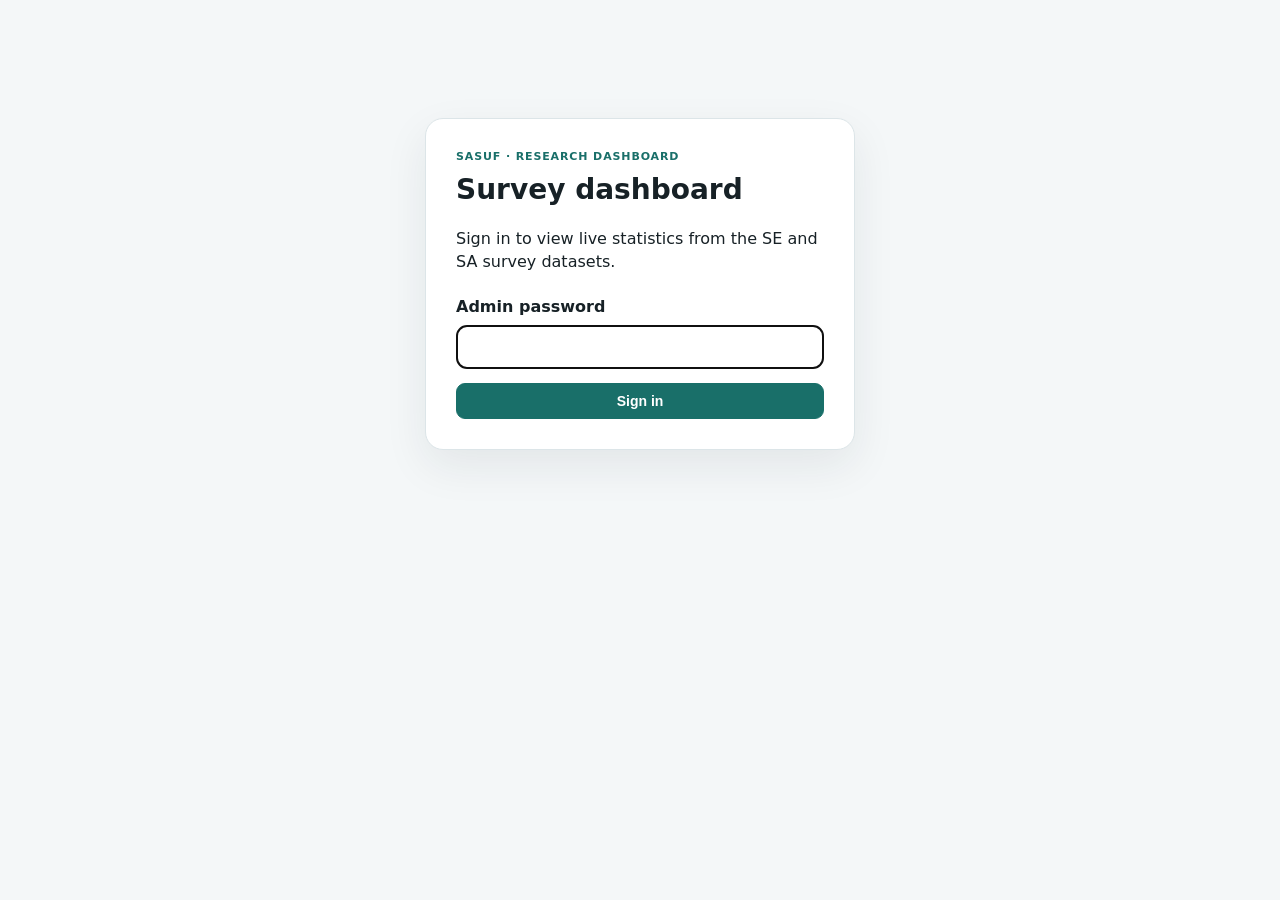
<file: admin/index.html>
<!doctype html>
<html lang="en">
<head>
  <meta charset="utf-8"><meta name="viewport" content="width=device-width,initial-scale=1"><meta name="robots" content="noindex,nofollow,noarchive">
  <title>SASUF survey dashboard</title><link rel="stylesheet" href="admin.css?v=16">
</head>
<body><main class="shell">
  <section id="loginView" class="login-card">
    <div class="eyebrow">SASUF · Research dashboard</div><h1>Survey dashboard</h1><p>Sign in to view live statistics from the SE and SA survey datasets.</p>
    <form id="loginForm"><label for="password">Admin password</label><input id="password" name="password" type="password" autocomplete="current-password" required autofocus><button type="submit" class="button primary">Sign in</button><p id="loginError" class="error" hidden></p></form>
  </section>

  <section id="dashboardView" hidden>
    <header class="topbar"><div><div class="eyebrow">SASUF · Research dashboard</div><h1 id="pageTitle">Survey dashboard</h1><p class="muted">Live descriptive statistics from the current v16 MySQL research dataset.</p></div><div class="actions"><button id="refreshBtn" class="button">Refresh</button><button id="logoutBtn" class="button ghost">Log out</button></div></header>
    <nav class="tabs" aria-label="Dataset"><button class="tab active" data-site="ALL">Combined</button><button class="tab" data-site="SE">SE</button><button class="tab" data-site="SA">SA</button></nav>
    <div class="quality-toolbar"><label for="qualityFilter">Data quality</label><select id="qualityFilter"><option value="ALL">All responses</option><option value="CLEAN">Hide flagged responses</option><option value="FLAGGED">Flagged responses only</option></select><span class="muted">Flags are review indicators, not automatic deletions.</span></div>
    <div class="export-actions"><button id="exportFlatBtn" class="button">Download analysis CSV</button><button id="exportRawBtn" class="button">Download raw JSON CSV</button></div>
    <div id="statusMessage" class="status" hidden></div>

    <section class="kpi-grid">
      <article class="card kpi"><span>Responses shown</span><strong id="kpiShown">—</strong><small id="kpiShownSub">—</small></article>
      <article class="card kpi"><span>Sweden</span><strong id="kpiSE">—</strong><small>submitted responses</small></article>
      <article class="card kpi"><span>South Africa</span><strong id="kpiSA">—</strong><small>submitted responses</small></article>
      <article class="card kpi"><span>Avg. active completion time</span><strong id="kpiTime">—</strong><small id="kpiLatest">median: —</small></article>
    </section>

    <section class="section"><h2>Data-quality review</h2><p class="muted section-note">Conservative non-reactive checks flag responses for review. A flag does not prove that a response is invalid.</p><div class="quality-summary-grid"><article class="card"><h3>Flagged</h3><strong id="qualityFlagged">—</strong><p id="qualityFlaggedSub" class="muted quality-copy">—</p></article><article class="card"><h3>Timing coverage</h3><strong id="qualityTiming">—</strong><p id="qualityTimingSub" class="muted quality-copy">—</p></article><article class="card"><h3>Median active time</h3><strong id="qualityMedian">—</strong><p id="qualityMedianSub" class="muted quality-copy">—</p></article></div><article class="card quality-reasons-card"><h3>Flag reasons</h3><div id="qualityReasons"></div><p class="muted quality-method">Checks: active time under 5 min; after ≥20 timed responses/site, under one-third of the site median; median scenario-page active time under 12 s; extreme straightlining/repetition across scenario ratings; and exact duplicate structured response patterns.</p></article></section>

    <section class="section"><h2>Participant profile</h2><div class="three-col"><article class="card"><h3>Institution</h3><div id="institutions"></div></article><article class="card"><h3>Study level</h3><div id="studyLevels"></div></article><article class="card"><h3>Field of study</h3><div id="disciplines"></div></article><article class="card"><h3>Age</h3><div id="ageSummary"></div></article><article class="card"><h3>Gender</h3><div id="genders"></div></article><article class="card"><h3>Programme language is first/home language</h3><div id="programmeLanguageFirst"></div></article></div></section>

    <section class="section"><h2>Current GenAI practice</h2><div class="two-col"><article class="card"><h3>Use frequency</h3><div id="useFrequency"></div></article><article class="card"><h3>Purposes of use</h3><div id="purposes"></div></article><article class="card"><h3>Formal GenAI training</h3><div id="formalTraining"></div></article><article class="card"><h3>Paid / premium access</h3><div id="paidAccess"></div></article><article class="card"><h3>University-provided GenAI access</h3><div id="institutionalAccess"></div></article><article class="card"><h3>Local / cultural mismatch</h3><div id="localContextMismatch"></div></article></div></section>

    <section class="section"><h2>Baseline 1–7 ratings</h2><p class="muted section-note">Higher values indicate stronger agreement with the statement.</p><article class="card" id="baselineRatings"></article></section>

    <section class="section"><h2>Chosen level of assistance</h2><p class="muted section-note">Distribution of assistance categories. These are categorical choices; no mean assistance score is reported. The categories are not treated as an environmental-impact scale.</p><div class="assistance-key"><span>1 No AI</span><span>2 Conventional</span><span>3 Specialised AI</span><span>4 GenAI</span><span>5 Advanced GenAI</span></div><div class="table-wrap"><table id="assistanceTable"></table></div></section>

    <section class="section"><h2>Scenario ratings</h2><p class="muted section-note">Mean scores on the 1–7 scenario scales. The resource–capability item is a hypothetical trade-off: 1 = prefer simpler/fewer resources, 7 = prefer more capable/more resources.</p><div class="table-wrap"><table id="scenarioTable"></table></div></section>

    <section class="section" id="comparisonSection"><h2>SE vs SA scenario comparison</h2><p class="muted section-note">Percentage choosing general/advanced GenAI, resource–capability trade-off, and perceived meaningful value side by side.</p><div class="table-wrap"><table id="comparisonTable"></table></div></section>

    <section class="section"><h2>What matters to students?</h2><p class="muted section-note">Number of participants selecting each factor in the final decision-factors question.</p><article class="card"><div id="decisionFactors"></div></article></section>

    <section class="section"><h2>Free-text responses</h2><p class="muted section-note">Browse individual open-text answers with limited study context. Participant UUIDs are not shown. Results are shown 25 at a time.</p><div class="free-text-tabs" role="tablist" aria-label="Free-text question"><button class="free-text-tab active" data-free-key="worthUsing" role="tab">Capability justified vs. simpler option <span class="free-count" data-free-count="worthUsing"></span></button><button class="free-text-tab" data-free-key="guidanceWanted" role="tab">University support <span class="free-count" data-free-count="guidanceWanted"></span></button></div><div class="free-text-tools"><label>Search answers<input id="freeTextSearch" type="search" placeholder="Search free-text responses" autocomplete="off"></label><label>Site<select id="freeTextSite"><option value="ALL">All available sites</option></select></label><label>Institution<select id="freeTextInstitution"><option value="ALL">All institutions</option></select></label></div><div id="freeTextSummary" class="free-text-summary" aria-live="polite"></div><div id="freeTextList" class="free-text-list"></div><div class="free-text-pagination"><button id="freeTextPrev" class="button" type="button">Previous</button><span id="freeTextPageInfo" class="muted">Page 1 of 1</span><button id="freeTextNext" class="button" type="button">Next</button></div></section>

    <section class="section"><h2>Recent submissions</h2><p class="muted section-note">Participant UUIDs are not displayed here. Flagged records are marked for review.</p><div class="table-wrap"><table id="recentTable"></table></div></section>
    <footer>Dashboard data is fetched from the protected API at wabisabitech.hk. No database credentials or admin password are stored in GitHub.</footer>
  </section>
</main><script src="config.js?v=16"></script><script src="admin.js?v=16"></script></body></html>
</file>
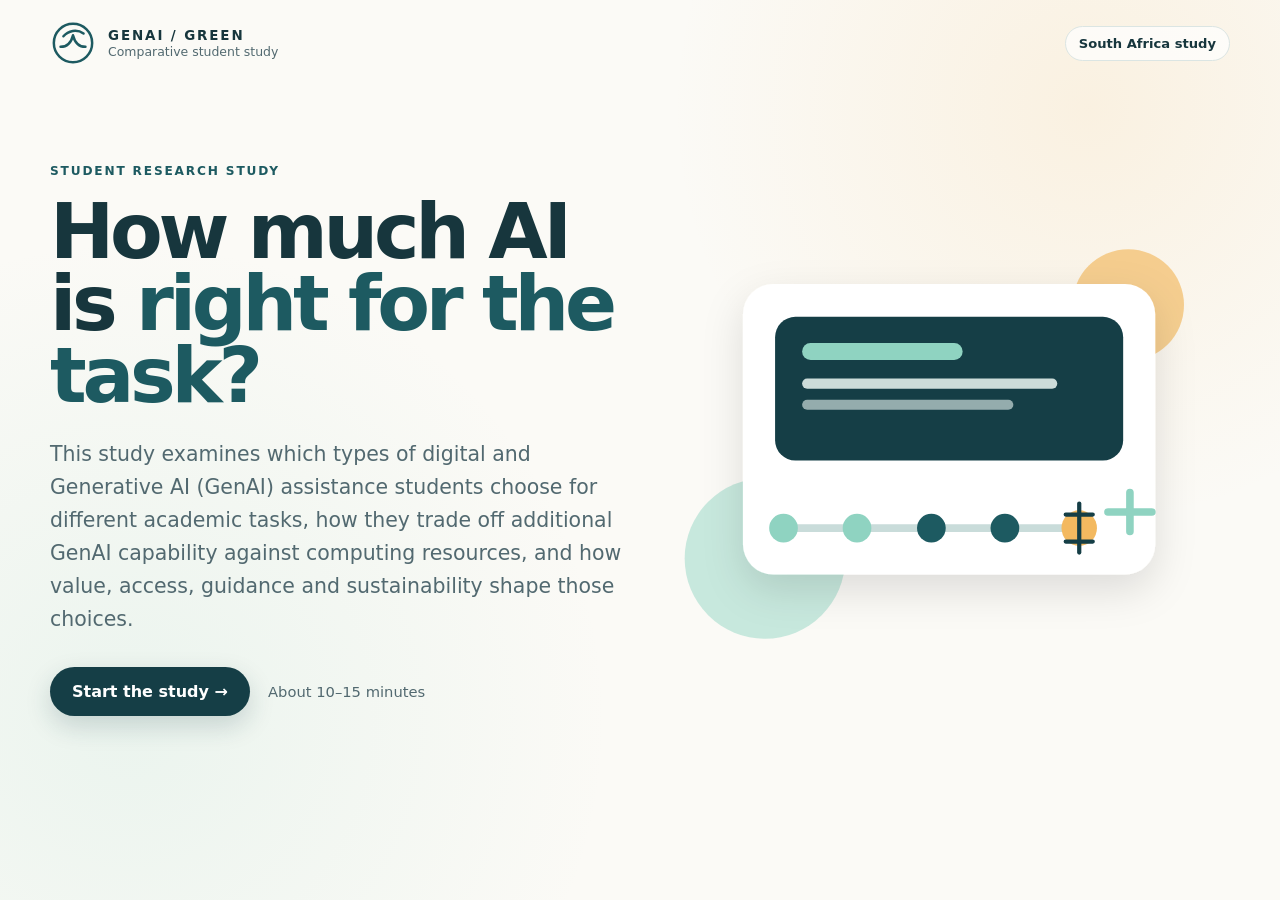
<file: SA/index.html>
<!doctype html>
<html lang="en">
<head>
  <meta charset="utf-8" />
  <meta name="viewport" content="width=device-width, initial-scale=1, viewport-fit=cover" />
  <meta name="theme-color" content="#153e46" />
  <meta name="description" content="Comparative student study of Generative AI use in Sweden and South Africa." />
  <meta name="robots" content="noindex,nofollow,noarchive" />
  <title>Choosing the right level of AI — Student Study</title>
  <link rel="stylesheet" href="../shared/styles.css?v=16" />
</head>
<body>
  <div class="site-shell">
    <header class="topbar">
      <a class="brand" href="#" id="brandHome" aria-label="Study home">
        <span class="brand-mark" aria-hidden="true">
          <svg viewBox="0 0 48 48"><circle cx="24" cy="24" r="20"/><path d="M11 28c7 0 11-4 13-12 2 8 6 12 13 12"/><path d="M14 17c5-6 14-8 21-3"/></svg>
        </span>
        <span class="brand-copy"><strong>GENAI / GREEN</strong><small>Comparative student study</small></span>
      </a>
      <div class="topbar-actions">
        <span class="country-pill" data-site-label>Study site</span>
        <button class="text-button hidden" id="saveExitBtn" type="button">Save &amp; exit</button>
      </div>
    </header>

    <main>
      <section class="hero" id="hero">
        <div class="hero-copy">
          <span class="eyebrow">Student research study</span>
          <h1>How much AI is <em>right for the task?</em></h1>
          <p class="lede">This study examines which types of digital and Generative AI (GenAI) assistance students choose for different academic tasks, how they trade off additional GenAI capability against computing resources, and how value, access, guidance and sustainability shape those choices.</p>
          <div class="hero-actions">
            <button class="primary-button" id="startBtn" type="button">Start the study <span aria-hidden="true">→</span></button>
            <span class="duration">About 10–15 minutes</span>
          </div>
        </div>

        <div class="hero-art" aria-hidden="true">
          <svg viewBox="0 0 660 500">
            <defs><filter id="shadow" x="-30%" y="-30%" width="160%" height="160%"><feDropShadow dx="0" dy="18" stdDeviation="24" flood-opacity=".12"/></filter></defs>
            <circle cx="540" cy="90" r="66" class="sun"/><circle cx="110" cy="390" r="95" class="mint-blob"/>
            <rect x="84" y="65" width="488" height="344" rx="36" class="art-card" filter="url(#shadow)"/>
            <rect x="122" y="104" width="412" height="170" rx="24" class="art-screen"/>
            <rect x="154" y="135" width="190" height="20" rx="10" class="art-line strong"/>
            <rect x="154" y="177" width="302" height="12" rx="6" class="art-line"/>
            <rect x="154" y="202" width="250" height="12" rx="6" class="art-line faint"/>
            <g transform="translate(132 318)">
              <path d="M0 36h350" class="base-line thin"/>
              <circle cx="0" cy="36" r="17" class="node secondary"/><circle cx="87" cy="36" r="17" class="node secondary"/>
              <circle cx="175" cy="36" r="17" class="node"/><circle cx="262" cy="36" r="17" class="node"/><circle cx="350" cy="36" r="21" class="node accent"/>
              <path d="M350 7v58" class="art-stroke small"/><path d="M334 20h32M334 52h32" class="art-stroke small"/>
            </g>
            <g transform="translate(516 312)"><path d="M0 23h52M26 0v46" class="plus"/></g>
          </svg>
        </div>
      </section>

      <section class="study-panel hidden" id="studyPanel" aria-live="polite">
        <div class="progress-wrap">
          <div class="progress-copy"><span id="progressLabel">Step 1</span><span id="progressPercent">0%</span></div>
          <div class="progress-track" aria-hidden="true"><div class="progress-bar" id="progressBar"></div></div>
        </div>
        <div id="screen"></div>
      </section>
    </main>
</div>

  <script src="config.js?v=16"></script>
  <script src="../shared/app.js?v=18"></script>
</body>
</html>
</file>
<file: admin/admin.css>
:root{--bg:#f4f7f8;--card:#fff;--ink:#172126;--muted:#66747b;--line:#dce5e8;--accent:#196f69;--accent-soft:#dff2ef;--danger:#8b2525;--danger-bg:#fff0f0;--se:#245b8a;--sa:#8b4c71}*{box-sizing:border-box}body{margin:0;background:var(--bg);font-family:Inter,ui-sans-serif,system-ui,-apple-system,BlinkMacSystemFont,"Segoe UI",sans-serif;color:var(--ink);line-height:1.45}.shell{max-width:1280px;margin:0 auto;padding:28px 22px 60px}.login-card{max-width:430px;margin:10vh auto;background:#fff;border:1px solid var(--line);border-radius:18px;padding:30px;box-shadow:0 16px 44px rgba(20,40,50,.08)}.eyebrow{text-transform:uppercase;letter-spacing:.08em;font-size:11px;font-weight:800;color:var(--accent)}h1{font-size:28px;margin:5px 0}h2{font-size:19px;margin:0 0 12px}h3{font-size:14px;margin:0 0 10px}.muted{color:var(--muted)}label{display:block;font-weight:750;margin:22px 0 7px}input{width:100%;padding:12px 13px;border:1px solid #cbd7da;border-radius:10px;font-size:16px;background:#fff;color:var(--ink)}.button{display:inline-flex;align-items:center;justify-content:center;padding:9px 13px;border-radius:9px;border:1px solid var(--line);background:#fff;color:var(--ink);font-weight:700;font-size:14px;cursor:pointer}.button.primary{width:100%;margin-top:14px;background:var(--accent);border-color:var(--accent);color:#fff}.button.ghost{background:transparent}.button:hover{border-color:#9fb1b6}.error{background:var(--danger-bg);border:1px solid #efbcbc;color:var(--danger);padding:9px 11px;border-radius:8px}.topbar{display:flex;align-items:flex-start;justify-content:space-between;gap:18px;margin-bottom:22px}.topbar p{margin:3px 0}.actions{display:flex;gap:9px;flex-wrap:wrap}.tabs{display:flex;gap:8px;flex-wrap:wrap;margin-bottom:18px}.tab{padding:9px 14px;border:1px solid var(--line);border-radius:9px;background:#fff;color:var(--ink);font-weight:750;cursor:pointer}.tab.active{background:var(--ink);border-color:var(--ink);color:#fff}.status{margin-bottom:15px;padding:10px 12px;border:1px solid var(--line);border-radius:10px;background:#fff}.status.error{background:var(--danger-bg);border-color:#efbcbc;color:var(--danger)}.kpi-grid{display:grid;grid-template-columns:repeat(4,1fr);gap:14px;margin-bottom:18px}.card{background:var(--card);border:1px solid var(--line);border-radius:14px;padding:18px;box-shadow:0 2px 7px rgba(30,50,60,.035)}.kpi span{display:block;color:var(--muted);font-size:13px;font-weight:700}.kpi strong{display:block;font-size:30px;margin-top:5px}.kpi small{display:block;color:var(--muted);margin-top:4px}.section{margin-top:20px}.section-note{font-size:13px;margin:-6px 0 12px}.two-col{display:grid;grid-template-columns:1fr 1fr;gap:14px}.three-col{display:grid;grid-template-columns:repeat(3,1fr);gap:14px}.bar-row{display:grid;grid-template-columns:minmax(130px,1.5fr) minmax(100px,3fr) 48px;gap:10px;align-items:center;margin:9px 0;font-size:13px}.bar-label{overflow:hidden;text-overflow:ellipsis;white-space:nowrap}.bar-track,.score-track{height:11px;background:#edf2f3;border-radius:999px;overflow:hidden}.bar-fill,.score-fill{height:100%;background:var(--accent);border-radius:999px}.bar-count,.score{text-align:right;color:var(--muted);font-variant-numeric:tabular-nums}.metric-row{display:grid;grid-template-columns:minmax(190px,2fr) 1fr 50px;gap:10px;align-items:center;margin:12px 0}.score{font-weight:800;color:var(--ink)}.table-wrap{overflow:auto;border:1px solid var(--line);border-radius:12px;background:#fff}table{border-collapse:collapse;width:100%;min-width:900px}th,td{padding:10px 11px;border-bottom:1px solid #e8eef0;text-align:left;font-size:13px;white-space:nowrap}th{background:#f8fafb;font-size:12px;text-transform:uppercase;letter-spacing:.03em;color:#5f6c72}td.num{text-align:center;font-variant-numeric:tabular-nums}.site-badge{display:inline-flex;padding:3px 7px;border-radius:999px;font-size:11px;font-weight:800}.site-SE{background:#e2eef9;color:#204f79}.site-SA{background:#f5e7ef;color:#773e60}.empty{color:var(--muted);font-style:italic}footer{margin-top:28px;color:var(--muted);font-size:12px}@media(max-width:900px){.kpi-grid{grid-template-columns:repeat(2,1fr)}.two-col,.three-col{grid-template-columns:1fr}.topbar{flex-direction:column}}@media(max-width:520px){.shell{padding:18px 12px 40px}.kpi-grid{grid-template-columns:1fr}h1{font-size:24px}}
.assistance-key{display:flex;gap:8px;flex-wrap:wrap;margin:10px 0 14px}.assistance-key span{background:#eef3f4;border-radius:999px;padding:5px 8px;font-size:12px;color:var(--muted)}.mini-dist{display:flex;gap:3px;min-width:160px;height:12px}.mini-dist span{display:block;height:100%;background:var(--accent);opacity:.22}.mini-dist span:nth-child(2){opacity:.35}.mini-dist span:nth-child(3){opacity:.5}.mini-dist span:nth-child(4){opacity:.7}.mini-dist span:nth-child(5){opacity:.95}.export-actions{display:flex;gap:8px;flex-wrap:wrap}.table-wrap{-webkit-overflow-scrolling:touch}.section h2{scroll-margin-top:12px}@media(max-width:620px){.actions,.export-actions{width:100%}.actions .button,.export-actions .button{flex:1;min-height:44px}.bar-row{grid-template-columns:minmax(100px,1.2fr) minmax(80px,2fr) 40px}.metric-row{grid-template-columns:1fr 70px 44px}.login-card{margin:5vh auto;padding:22px}.tabs .tab{flex:1;min-height:44px}}
.age-stats{display:grid;grid-template-columns:repeat(2,minmax(0,1fr));gap:10px}
.age-stats>div{padding:10px 12px;border:1px solid var(--line);border-radius:10px;background:#fafcfc}
.age-stats span{display:block;font-size:.76rem;color:var(--muted);margin-bottom:3px}.age-stats strong{font-size:1.05rem}

.free-text-tabs{display:flex;gap:8px;flex-wrap:wrap;margin:0 0 14px}.free-text-tab{padding:9px 12px;border:1px solid var(--line);border-radius:999px;background:#fff;color:var(--ink);font-weight:750;cursor:pointer}.free-text-tab.active{background:var(--accent);border-color:var(--accent);color:#fff}.free-count{display:inline-flex;min-width:22px;justify-content:center;margin-left:5px;padding:1px 6px;border-radius:999px;background:rgba(0,0,0,.07);font-size:11px}.free-text-tab.active .free-count{background:rgba(255,255,255,.22)}.free-text-list{display:grid;gap:12px}.free-text-card{background:#fff;border:1px solid var(--line);border-radius:13px;padding:15px 16px}.free-text-meta{display:flex;gap:7px;align-items:center;flex-wrap:wrap;margin-bottom:9px;color:var(--muted);font-size:12px}.free-text-meta .meta-sep{color:#b1bcc0}.free-text-body{margin:0;white-space:pre-wrap;overflow-wrap:anywhere;line-height:1.58}.free-text-empty{padding:20px;border:1px dashed var(--line);border-radius:12px;color:var(--muted);background:#fafcfc}@media(max-width:620px){.free-text-tabs{display:grid;grid-template-columns:1fr}.free-text-tab{text-align:left;border-radius:10px;min-height:44px}}

.free-text-tools{display:grid;grid-template-columns:minmax(240px,2fr) minmax(150px,1fr) minmax(190px,1.2fr);gap:10px;margin:0 0 10px;align-items:end}.free-text-tools label{margin:0;font-size:12px;color:var(--muted);font-weight:750}.free-text-tools input,.free-text-tools select{width:100%;margin-top:5px;min-height:42px;padding:9px 10px;border:1px solid #cbd7da;border-radius:9px;background:#fff;color:var(--ink);font:inherit}.free-text-summary{min-height:22px;margin:0 0 10px;color:var(--muted);font-size:12px}.free-text-pagination{display:flex;justify-content:center;align-items:center;gap:12px;margin-top:14px}.free-text-pagination .button:disabled{opacity:.45;cursor:not-allowed}@media(max-width:760px){.free-text-tools{grid-template-columns:1fr 1fr}.free-text-tools label:first-child{grid-column:1/-1}}@media(max-width:520px){.free-text-tools{grid-template-columns:1fr}.free-text-tools label:first-child{grid-column:auto}.free-text-pagination{justify-content:space-between}.free-text-pagination .button{min-height:44px}}

.quality-toolbar{display:flex;gap:10px;align-items:center;flex-wrap:wrap;margin:0 0 12px}.quality-toolbar label{margin:0;font-size:13px}.quality-toolbar select{min-height:40px;padding:8px 10px;border:1px solid #cbd7da;border-radius:9px;background:#fff;color:var(--ink);font:inherit}.quality-summary-grid{display:grid;grid-template-columns:repeat(3,1fr);gap:14px}.quality-summary-grid strong{display:block;font-size:24px;margin-top:5px}.quality-copy{margin:5px 0 0;font-size:12px}.quality-reasons-card{margin-top:14px}.quality-method{font-size:12px;margin:12px 0 0}.quality-badge{display:inline-flex;align-items:center;padding:3px 7px;border-radius:999px;font-size:11px;font-weight:800}.quality-badge.clean{background:#e7f6ee;color:#2e6a46}.quality-badge.flagged{background:#fff0dc;color:#88550f}@media(max-width:760px){.quality-summary-grid{grid-template-columns:1fr}.quality-toolbar{align-items:stretch}.quality-toolbar select{width:100%}}
</file>
<file: shared/styles.css>
:root {
  --ink:#17363d; --ink-soft:#526970; --teal:#1d5a61; --teal-dark:#153e46; --mint:#8fd3c1; --mint-light:#e6f5f0;
  --sand:#f3b960; --sand-light:#fff4df; --paper:#fbfaf6; --white:#fff; --line:#dbe5e3; --danger:#9f3b3b; --success:#2f725f;
  --shadow:0 18px 55px rgba(18,55,61,.11); --radius-xl:32px; --radius-lg:22px; --radius-md:14px;
}
*{box-sizing:border-box} html{scroll-behavior:smooth} body{margin:0;min-height:100vh;font-family:Inter,ui-sans-serif,system-ui,-apple-system,BlinkMacSystemFont,"Segoe UI",sans-serif;color:var(--ink);background:radial-gradient(circle at 85% 12%,rgba(243,185,96,.14),transparent 26rem),radial-gradient(circle at 10% 80%,rgba(143,211,193,.15),transparent 30rem),var(--paper);-webkit-text-size-adjust:100%}
button,input,select,textarea{font:inherit} button{cursor:pointer} a{color:var(--teal)} .site-shell{min-height:100vh;display:flex;flex-direction:column}
.topbar{width:min(1180px,calc(100% - 40px));margin:0 auto;min-height:86px;display:flex;align-items:center;justify-content:space-between;gap:20px}.brand{display:inline-flex;align-items:center;gap:12px;color:var(--ink);text-decoration:none}.brand-mark{width:46px;height:46px;display:grid;place-items:center;flex:0 0 auto}.brand-mark svg{width:46px;height:46px;fill:none;stroke:var(--teal);stroke-width:2.6;stroke-linecap:round;stroke-linejoin:round}.brand-copy{display:grid;gap:1px}.brand-copy strong{font-size:.84rem;letter-spacing:.14em}.brand-copy small{color:var(--ink-soft);font-size:.78rem}.topbar-actions{display:flex;align-items:center;gap:12px}.country-pill{border:1px solid var(--line);background:rgba(255,255,255,.72);border-radius:999px;padding:9px 13px;font-size:.82rem;font-weight:700}.text-button{border:0;background:transparent;color:var(--teal);font-weight:750;padding:11px 10px;min-height:44px}.text-button:hover{text-decoration:underline}
main{flex:1}.hero{width:min(1180px,calc(100% - 40px));margin:44px auto 88px;display:grid;grid-template-columns:1.02fr .98fr;gap:42px;align-items:center}.hero-copy{padding:30px 0 38px}.eyebrow{display:inline-block;text-transform:uppercase;letter-spacing:.15em;font-size:.76rem;font-weight:850;color:var(--teal);margin-bottom:18px}h1{margin:0;font-size:clamp(3rem,6vw,5.5rem);line-height:.94;letter-spacing:-.055em;max-width:760px}h1 em{color:var(--teal);font-style:normal}.lede{max-width:680px;margin:25px 0 0;font-size:clamp(1.08rem,2vw,1.28rem);line-height:1.62;color:var(--ink-soft)}.hero-actions{margin-top:30px;display:flex;align-items:center;gap:18px;flex-wrap:wrap}.primary-button,.secondary-button{border-radius:999px;border:0;padding:15px 22px;min-height:48px;font-weight:800;transition:transform .16s ease,box-shadow .16s ease,background .16s ease}.primary-button{background:var(--teal-dark);color:white;box-shadow:0 10px 26px rgba(21,62,70,.18)}.primary-button:hover{transform:translateY(-1px);box-shadow:0 14px 28px rgba(21,62,70,.22)}.primary-button:disabled{opacity:.55;cursor:not-allowed;transform:none;box-shadow:none}.secondary-button{background:var(--white);color:var(--ink);border:1px solid var(--line)}.secondary-button:hover{background:#f5f7f6}.duration{color:var(--ink-soft);font-size:.92rem}.hero-points{display:flex;gap:10px;flex-wrap:wrap;margin-top:32px}.hero-points span{background:rgba(255,255,255,.78);border:1px solid var(--line);border-radius:999px;padding:9px 12px;font-size:.82rem;color:var(--ink-soft)}.hero-points b{color:var(--ink)}.hero-art svg{width:100%;height:auto;overflow:visible}.sun{fill:var(--sand);opacity:.66}.mint-blob{fill:var(--mint);opacity:.48}.art-card{fill:white}.art-screen{fill:var(--teal-dark)}.art-line{fill:#eaf6f2;opacity:.86}.art-line.strong{fill:var(--mint);opacity:1}.art-line.faint{opacity:.6}.node{fill:var(--teal)}.node.secondary{fill:var(--mint)}.node.accent{fill:var(--sand)}.base-line{stroke:#c9dcda;stroke-width:11;stroke-linecap:round}.base-line.thin{stroke-width:9}.art-stroke{fill:none;stroke:var(--teal-dark);stroke-width:7;stroke-linecap:round}.art-stroke.small{stroke-width:5}.plus{fill:none;stroke:var(--mint);stroke-width:9;stroke-linecap:round}
.study-panel{width:min(960px,calc(100% - 32px));margin:30px auto 72px}.progress-wrap{position:sticky;top:0;z-index:10;background:rgba(251,250,246,.94);backdrop-filter:blur(12px);padding:15px 0 12px}.progress-copy{display:flex;justify-content:space-between;gap:12px;font-size:.79rem;font-weight:800;color:var(--ink-soft);margin-bottom:8px}.progress-track{height:7px;background:#e2ebe8;border-radius:999px;overflow:hidden}.progress-bar{height:100%;width:0;background:var(--teal);border-radius:inherit;transition:width .25s ease}
.screen-card{background:rgba(255,255,255,.95);border:1px solid var(--line);box-shadow:var(--shadow);border-radius:var(--radius-xl);padding:clamp(24px,5vw,50px)}.screen-card h2{margin:0 0 14px;font-size:clamp(1.8rem,4vw,2.7rem);letter-spacing:-.035em}.screen-intro{margin:0 0 28px;max-width:760px;color:var(--ink-soft);line-height:1.65}.completion-copy{margin-left:auto;margin-right:auto}.notice{border-radius:var(--radius-md);padding:16px 18px;line-height:1.55;margin:20px 0}.notice.info{background:var(--mint-light);border:1px solid #cae9df}.notice.warning{background:var(--sand-light);border:1px solid #f2d7a9}.field{margin:24px 0}.field>label,.field-label{display:block;font-weight:800;margin-bottom:9px}.field-hint{color:var(--ink-soft);font-size:.9rem;margin:-3px 0 10px;line-height:1.45}.privacy-copy{margin:0;max-width:760px}select,textarea,input[type=text],input[type=password]{width:100%;border:1px solid #cddbd8;border-radius:12px;background:white;color:var(--ink);padding:13px 14px;outline:none;min-height:48px;font-size:16px}select:focus,textarea:focus,input[type=text]:focus,input[type=password]:focus{border-color:var(--teal);box-shadow:0 0 0 3px rgba(29,90,97,.10)}textarea{min-height:120px;resize:vertical;line-height:1.5}.choice-grid{display:grid;grid-template-columns:repeat(2,minmax(0,1fr));gap:10px}.choice,.checkbox-choice{display:flex;align-items:flex-start;gap:11px;padding:13px 14px;min-height:48px;border:1px solid #d7e2df;border-radius:12px;background:white;transition:border .15s ease,background .15s ease}.choice:hover,.checkbox-choice:hover{border-color:#9ec8be;background:#fbfefd}.choice input,.checkbox-choice input{margin-top:3px;accent-color:var(--teal);width:18px;height:18px;flex:0 0 auto}.compact-choices{grid-template-columns:repeat(2,minmax(0,1fr))}.contacts{display:grid;grid-template-columns:repeat(2,minmax(0,1fr));gap:10px}.contact{border:1px solid var(--line);border-radius:12px;padding:13px 14px;background:#fbfdfc;display:grid;gap:3px}.contact span{color:var(--ink-soft);font-size:.86rem}.contact a{font-size:.9rem;overflow-wrap:anywhere}
.range-block{border-top:1px solid #e7edeb;padding:23px 0 7px}.range-block:first-of-type{border-top:0}.range-question{font-weight:760;line-height:1.43;margin-bottom:13px}.range-head{display:grid;grid-template-columns:1fr auto 1fr;gap:10px;align-items:center;color:var(--ink-soft);font-size:.79rem}.range-head span:last-child{text-align:right}.range-output{min-width:92px;text-align:center;padding:6px 9px;border-radius:999px;background:#f1f4f3;color:var(--ink-soft);font-weight:800;font-variant-numeric:tabular-nums}.range-output.answered{background:var(--mint-light);color:var(--teal-dark)}.survey-range,.assistance-range{width:100%;accent-color:var(--teal);margin:16px 0 6px;height:34px;touch-action:pan-y}.survey-range::-webkit-slider-thumb,.assistance-range::-webkit-slider-thumb{width:28px;height:28px}.survey-range::-moz-range-thumb,.assistance-range::-moz-range-thumb{width:28px;height:28px}.range-ticks{display:grid;grid-template-columns:repeat(7,1fr);font-size:.73rem;color:#738489;text-align:center;padding:0 7px}
.assistance-block{margin:25px 0 18px;padding:22px;border:1px solid #cde0dc;border-radius:20px;background:linear-gradient(145deg,#f6fbf9,#fffaf1)}.assistance-title{font-size:1.08rem;font-weight:850;line-height:1.35;margin-bottom:8px}.assistance-range{accent-color:var(--teal-dark);margin-top:18px}.assistance-ticks{display:grid;grid-template-columns:repeat(5,1fr);gap:4px;text-align:center}.assistance-ticks span{display:grid;gap:3px;min-width:0}.assistance-ticks b{font-size:.8rem}.assistance-ticks small{font-size:.68rem;color:var(--ink-soft);line-height:1.15;overflow-wrap:anywhere}.assistance-selected{display:grid;grid-template-columns:46px 1fr;gap:12px;align-items:center;margin-top:18px;padding:14px 15px;border-radius:14px;background:#f1f4f3;color:var(--ink-soft)}.assistance-selected.answered{background:var(--mint-light);color:var(--ink)}.selected-level{width:42px;height:42px;border-radius:50%;display:grid;place-items:center;background:white;border:1px solid #cfe0dc;font-weight:900;font-size:1.12rem}.assistance-selected strong{display:block}.assistance-selected p{margin:3px 0 0;line-height:1.4;font-size:.88rem;color:var(--ink-soft)}.level-guide{margin:18px 0 6px;border:1px solid var(--line);border-radius:14px;background:white;padding:0 14px}.level-guide summary{cursor:pointer;font-weight:800;padding:14px 2px;min-height:48px}.level-guide-grid{display:grid;gap:10px;padding:0 0 12px}.level-guide-grid>div{display:grid;grid-template-columns:32px 1fr;gap:10px;align-items:start}.level-guide-grid p{margin:0;line-height:1.42;font-size:.88rem;color:var(--ink-soft)}.level-number{width:28px;height:28px;border-radius:50%;display:grid;place-items:center;background:var(--mint-light);font-weight:900;color:var(--teal-dark)}.scale-note{font-size:.8rem;color:var(--ink-soft);padding:10px 0 14px;margin:0;border-top:1px solid #edf1ef}.scenario-measures{margin-top:22px}
.actions{display:flex;justify-content:space-between;align-items:center;gap:12px;margin-top:34px}.actions .right{display:flex;gap:10px;margin-left:auto}.validation{margin-top:15px;color:var(--danger);font-weight:700;font-size:.9rem;min-height:1.2em}.scenario-layout{display:grid;grid-template-columns:250px 1fr;gap:30px;align-items:start}.scenario-art{position:sticky;top:82px;border-radius:24px;padding:18px;background:linear-gradient(145deg,#edf7f4,#fff9ee);border:1px solid #dfeae7}.scenario-art svg{display:block;width:100%;height:auto}.scenario-number{display:inline-flex;align-items:center;justify-content:center;min-width:42px;height:34px;padding:0 10px;border-radius:999px;background:var(--teal-dark);color:white;font-size:.82rem;font-weight:850;margin-bottom:12px}.scenario-text{font-size:1.05rem;line-height:1.62;color:var(--ink);margin-bottom:8px}.scenario-question{margin-top:26px}.consent-list{margin:18px 0 26px;padding:0;list-style:none;display:grid;gap:10px}.consent-list li{padding-left:28px;position:relative;color:var(--ink-soft);line-height:1.5}.consent-list li:before{content:"✓";position:absolute;left:0;top:0;width:20px;height:20px;border-radius:50%;display:grid;place-items:center;background:var(--mint-light);color:var(--teal);font-weight:900;font-size:.75rem}.consent-box{border:1px solid #ccdcd8;background:#fbfdfc;border-radius:14px;padding:16px}.completion{text-align:center;padding:22px 0 8px}.completion-icon{margin:0 auto 18px;width:76px;height:76px;border-radius:50%;background:var(--mint-light);display:grid;place-items:center;color:var(--success);font-size:2.3rem;font-weight:900}.completion-code{display:inline-block;margin:15px 0;padding:10px 14px;background:#f2f5f4;border-radius:10px;font-family:ui-monospace,SFMono-Regular,Menlo,monospace;font-size:.85rem;overflow-wrap:anywhere;max-width:100%}.storage-status{margin-top:18px;text-align:left}.hidden{display:none!important}.sr-only{position:absolute;width:1px;height:1px;padding:0;margin:-1px;overflow:hidden;clip:rect(0,0,0,0);white-space:nowrap;border:0}
@media(max-width:860px){.hero{grid-template-columns:1fr;margin-top:18px}.hero-art{max-width:630px;margin:-10px auto 0}.scenario-layout{grid-template-columns:1fr}.scenario-art{position:static;max-width:260px;margin:0 auto 8px}.choice-grid,.contacts{grid-template-columns:1fr}}
@media(max-width:620px){.topbar{width:min(100% - 22px,1180px);min-height:72px}.brand-copy small,.country-pill{display:none}.brand-mark,.brand-mark svg{width:40px;height:40px}.hero{width:min(100% - 26px,1180px);margin:18px auto 52px;gap:10px}.hero-copy{padding-top:14px}.hero-art{margin-top:4px}h1{font-size:clamp(2.6rem,13vw,4rem)}.lede{font-size:1.02rem}.hero-actions{align-items:stretch}.hero-actions .primary-button{width:100%}.duration{text-align:center;width:100%}.study-panel{width:min(100% - 16px,960px);margin-top:8px}.progress-wrap{padding:10px 2px}.screen-card{border-radius:20px;padding:24px 16px;box-shadow:0 10px 32px rgba(18,55,61,.09)}.screen-card h2{font-size:1.85rem}.scenario-art{max-width:210px;padding:10px}.assistance-block{padding:18px 12px;margin-left:-3px;margin-right:-3px}.assistance-ticks small{font-size:.59rem}.assistance-selected{grid-template-columns:40px 1fr;padding:12px}.selected-level{width:38px;height:38px}.range-head{grid-template-columns:1fr auto 1fr;font-size:.7rem}.range-output{min-width:78px;font-size:.78rem}.survey-range,.assistance-range{height:40px;margin-top:12px}.range-ticks{font-size:.68rem}.choice,.checkbox-choice{padding:12px;min-height:48px}.actions{align-items:stretch;flex-wrap:wrap}.actions>.secondary-button{flex:0 0 auto}.actions .right{width:100%;order:-1}.actions .right button{width:100%;flex:1}.contacts{grid-template-columns:1fr}.completion-code{font-size:.74rem}}
@media(max-width:380px){.brand-copy strong{font-size:.72rem}.topbar-actions{gap:4px}.text-button{font-size:.82rem;padding:8px}.screen-card{padding:22px 13px}.assistance-ticks small{font-size:.54rem}.range-head span{max-width:90px}.range-output{min-width:70px;padding:5px}.hero-points span{font-size:.75rem}.scenario-text{font-size:1rem}}
@media(prefers-reduced-motion:reduce){html{scroll-behavior:auto}.primary-button,.progress-bar{transition:none}}
.tradeoff-block{margin:20px 0 8px;padding:20px 18px;border:1px solid #d7e2e0;border-radius:18px;background:#fbfcfc}.tradeoff-title{font-size:1.02rem;font-weight:850;margin-bottom:7px}.tradeoff-prompt{margin:0 0 14px;color:var(--ink-soft);line-height:1.52;font-size:.92rem}.tradeoff-head{display:grid;grid-template-columns:minmax(0,1fr) auto minmax(0,1fr);gap:10px;align-items:center;font-size:.78rem;color:var(--ink-soft)}.tradeoff-head>span:last-child{text-align:right}.tradeoff-head small{font-size:.7rem;line-height:1.2}.tradeoff-anchor{display:grid;grid-template-columns:1fr 1fr 1fr;gap:8px;margin-top:5px;font-size:.68rem;color:#718087}.tradeoff-anchor span:nth-child(2){text-align:center}.tradeoff-anchor span:last-child{text-align:right}.tradeoff-range{accent-color:var(--teal-dark);margin-top:12px}.scenario-card .range-block{padding-top:19px}.scenario-card .range-question{font-size:.95rem}
@media(max-width:620px){.tradeoff-block{padding:17px 12px;margin-left:-3px;margin-right:-3px}.tradeoff-head{font-size:.68rem;gap:6px}.tradeoff-head small{font-size:.62rem}.tradeoff-anchor{font-size:.59rem;gap:4px}.tradeoff-prompt{font-size:.88rem}.scenario-card .range-block{padding-top:17px}.scenario-card .range-question{font-size:.92rem}.level-guide-grid p{font-size:.84rem}}
@media(max-width:390px){.tradeoff-head{grid-template-columns:minmax(0,1fr) 68px minmax(0,1fr)}.tradeoff-anchor span:nth-child(2){display:none}.tradeoff-anchor{grid-template-columns:1fr 1fr}.tradeoff-anchor span:last-child{text-align:right}.assistance-ticks small{font-size:.5rem}.assistance-ticks b{font-size:.72rem}}
.scenario-rating-intro{margin-top:24px;padding:14px 16px;border-radius:14px;background:#f5f8f7;border:1px solid #e1e9e7;display:flex;flex-direction:column;gap:3px}.scenario-rating-intro strong{font-size:.98rem}.scenario-rating-intro span{font-size:.84rem;color:var(--ink-soft);line-height:1.4}
@media(max-width:620px){.scenario-rating-intro{margin-left:-3px;margin-right:-3px;padding:13px 12px}.scenario-card .survey-range{min-height:44px}.scenario-card .range-block{padding-bottom:10px}.scenario-card .tradeoff-block{margin-top:24px}}


/* v11 slider alignment, selected-label feedback, and targeted validation */
.survey-range,.assistance-range{
  --slider-thumb-size:28px;
  -webkit-appearance:none;
  appearance:none;
  display:block;
  width:100%;
  height:40px;
  margin:12px 0 0;
  background:transparent;
  touch-action:pan-y;
  cursor:pointer;
}
.survey-range::-webkit-slider-runnable-track,.assistance-range::-webkit-slider-runnable-track{height:6px;border-radius:999px;background:#d8e3e0}
.survey-range::-moz-range-track,.assistance-range::-moz-range-track{height:6px;border-radius:999px;background:#d8e3e0}
.survey-range::-webkit-slider-thumb,.assistance-range::-webkit-slider-thumb{
  -webkit-appearance:none;appearance:none;width:var(--slider-thumb-size);height:var(--slider-thumb-size);border-radius:50%;
  background:var(--teal);border:3px solid #fff;box-shadow:0 0 0 1px #a9c5bf,0 2px 7px rgba(18,55,61,.18);margin-top:-11px
}
.assistance-range::-webkit-slider-thumb,.tradeoff-range::-webkit-slider-thumb{background:var(--teal-dark)}
.survey-range::-moz-range-thumb,.assistance-range::-moz-range-thumb{
  width:var(--slider-thumb-size);height:var(--slider-thumb-size);border-radius:50%;background:var(--teal);border:3px solid #fff;box-shadow:0 0 0 1px #a9c5bf,0 2px 7px rgba(18,55,61,.18)
}
.assistance-range::-moz-range-thumb,.tradeoff-range::-moz-range-thumb{background:var(--teal-dark)}
.survey-range:focus-visible,.assistance-range:focus-visible{outline:3px solid rgba(29,90,97,.22);outline-offset:3px;border-radius:999px}
.range-ticks,.assistance-ticks{position:relative;height:22px;margin:0;padding:0;font-size:.72rem;color:#738489;text-align:center}
.range-ticks span,.assistance-ticks span{position:absolute;top:1px;transform:translateX(-50%);width:28px;font-variant-numeric:tabular-nums;font-weight:700}
.range-head,.tradeoff-head{display:flex;justify-content:space-between;gap:14px;align-items:flex-end;color:var(--ink-soft);font-size:.79rem}
.range-head span:last-child,.tradeoff-head>span:last-child{text-align:right}
.range-output{display:block;width:fit-content;max-width:100%;min-width:0;margin:7px auto 0;padding:7px 12px;border-radius:999px;background:#f1f4f3;color:var(--ink-soft);font-weight:800;text-align:center;font-variant-numeric:normal;line-height:1.28;white-space:normal}
.range-output.answered{background:var(--mint-light);color:var(--teal-dark)}
.assistance-selected{display:block;margin-top:10px;padding:13px 15px;border-radius:14px;background:#f1f4f3;color:var(--ink-soft)}
.assistance-selected.answered{background:var(--mint-light);color:var(--ink)}
.assistance-selected strong{display:block}.assistance-selected p{margin:3px 0 0;line-height:1.4;font-size:.88rem;color:var(--ink-soft)}
.validation-target{border-color:#c94545!important;box-shadow:0 0 0 3px rgba(201,69,69,.10)!important;border-radius:12px}
.field.validation-target,.range-block.validation-target{padding-left:10px;padding-right:10px;margin-left:-10px;margin-right:-10px}
.validation-target select,.validation-target textarea{border-color:#c94545!important}
.validation{position:relative;margin-top:15px;color:var(--danger);font-weight:700;font-size:.9rem;min-height:0}
.validation:empty{display:none}
@media(max-width:620px){
  .range-head,.tradeoff-head{font-size:.7rem;gap:10px}
  .range-output{font-size:.8rem;margin-top:6px;padding:7px 10px}
  .range-ticks,.assistance-ticks{height:22px;font-size:.68rem}
  .survey-range,.assistance-range{height:44px;margin-top:10px}
  .assistance-selected{padding:12px}
}

.inline-validation{margin-top:9px;color:var(--danger);font-weight:750;font-size:.84rem;line-height:1.35}
.range-ticks,.assistance-ticks{display:block}
.survey-range,.assistance-range{padding:0;border:0;box-sizing:border-box}

/* v11 exact-age field */
.age-entry-row{display:grid;grid-template-columns:minmax(120px,180px) minmax(0,1fr);gap:12px;align-items:stretch;margin-top:10px}
.number-input{width:100%;min-height:48px;padding:10px 12px;border:1px solid var(--line);border-radius:12px;background:#fff;color:var(--ink);font:inherit;font-size:1rem;box-sizing:border-box}
.number-input:focus{outline:3px solid rgba(29,90,97,.15);border-color:var(--teal)}
.number-input:disabled{background:#f3f5f4;color:#8a9799}
.age-prefer{margin:0;min-height:48px}
.validation-target .number-input{border-color:#c94545!important}
@media(max-width:620px){.age-entry-row{grid-template-columns:1fr}.number-input{font-size:16px}}

/* v15 participant-information accordion and reduced scenario-screen density */
.consent-list-compact{margin-bottom:18px}
.participant-info-details{margin:18px 0;border:1px solid var(--line);border-radius:15px;background:#fbfdfc;overflow:hidden}
.participant-info-details summary{display:flex;align-items:center;min-height:52px;padding:14px 17px;cursor:pointer;font-weight:850;color:var(--ink);user-select:none;list-style-position:inside}
.participant-info-details summary:hover{background:#f5faf8}
.participant-info-details[open] summary{border-bottom:1px solid var(--line);background:#f7fbf9}
.participant-info-content{padding:4px 17px 18px;color:var(--ink-soft);line-height:1.55}
.participant-info-content section{padding-top:13px}
.participant-info-content h3{margin:0 0 6px;color:var(--ink);font-size:1rem}
.participant-info-content p{margin:0;max-width:760px;font-size:.9rem}
.participant-info-content .contacts{margin-top:9px}
.scenario-explainer{margin-top:18px}
.optional-tag{display:inline-block;margin-left:7px;padding:2px 7px;border-radius:999px;background:#f1f4f3;color:var(--ink-soft);font-size:.72rem;font-weight:750;vertical-align:middle}

.scenario-card .scenario-rating-intro{margin-top:18px;padding:11px 14px}
.scenario-card .scenario-measures{margin-top:10px}
.scenario-card .scenario-measures .range-block{padding:12px 0 3px}
.scenario-card .scenario-measures .range-question{margin-bottom:5px;font-size:.92rem;line-height:1.35}
.scenario-card .scenario-measures .range-head{font-size:.72rem}
.scenario-card .scenario-measures .survey-range{height:34px;margin-top:4px}
.scenario-card .scenario-measures .range-ticks{height:17px;font-size:.66rem}
.scenario-card .scenario-measures .range-output{margin-top:2px;padding:5px 10px;font-size:.77rem}
.scenario-card .tradeoff-block{margin-top:17px}

@media(max-width:620px){
  .participant-info-details{margin-left:-2px;margin-right:-2px}
  .participant-info-details summary{padding:13px 14px}
  .participant-info-content{padding:3px 14px 15px}
  .scenario-card .scenario-rating-intro{padding:10px 11px;margin-top:16px}
  .scenario-card .scenario-measures{margin-top:7px}
  .scenario-card .scenario-measures .range-block{padding:9px 0 2px}
  .scenario-card .scenario-measures .range-question{margin-bottom:2px;font-size:.89rem}
  .scenario-card .scenario-measures .survey-range{min-height:40px;height:40px;margin-top:2px}
  .scenario-card .scenario-measures .range-ticks{height:17px}
  .scenario-card .scenario-measures .range-output{font-size:.75rem;margin-top:0;padding:5px 8px}
}
.participant-info-details summary::after{content:"▾";margin-left:auto;color:var(--teal);font-size:.9rem;transition:transform .15s ease}
.participant-info-details[open] summary::after{transform:rotate(180deg)}
.participant-info-details summary::-webkit-details-marker{display:none}
</file>
